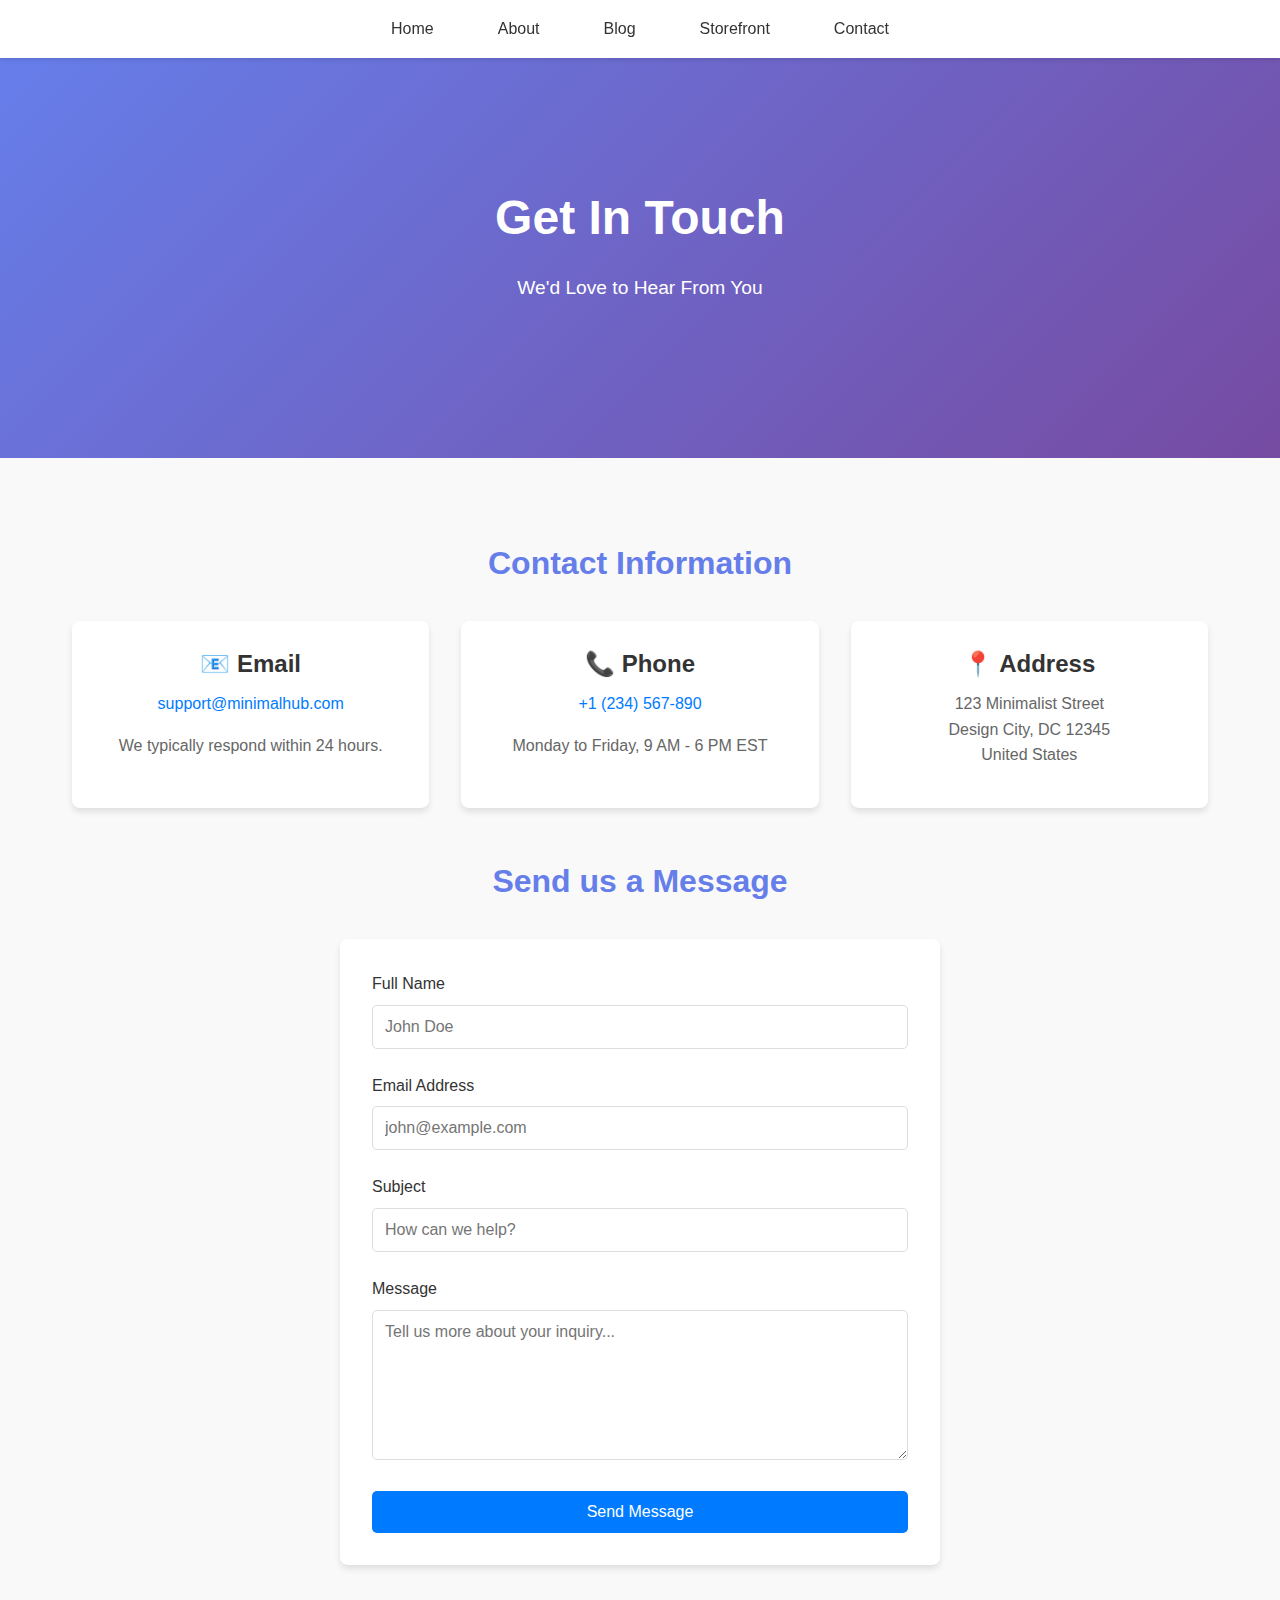
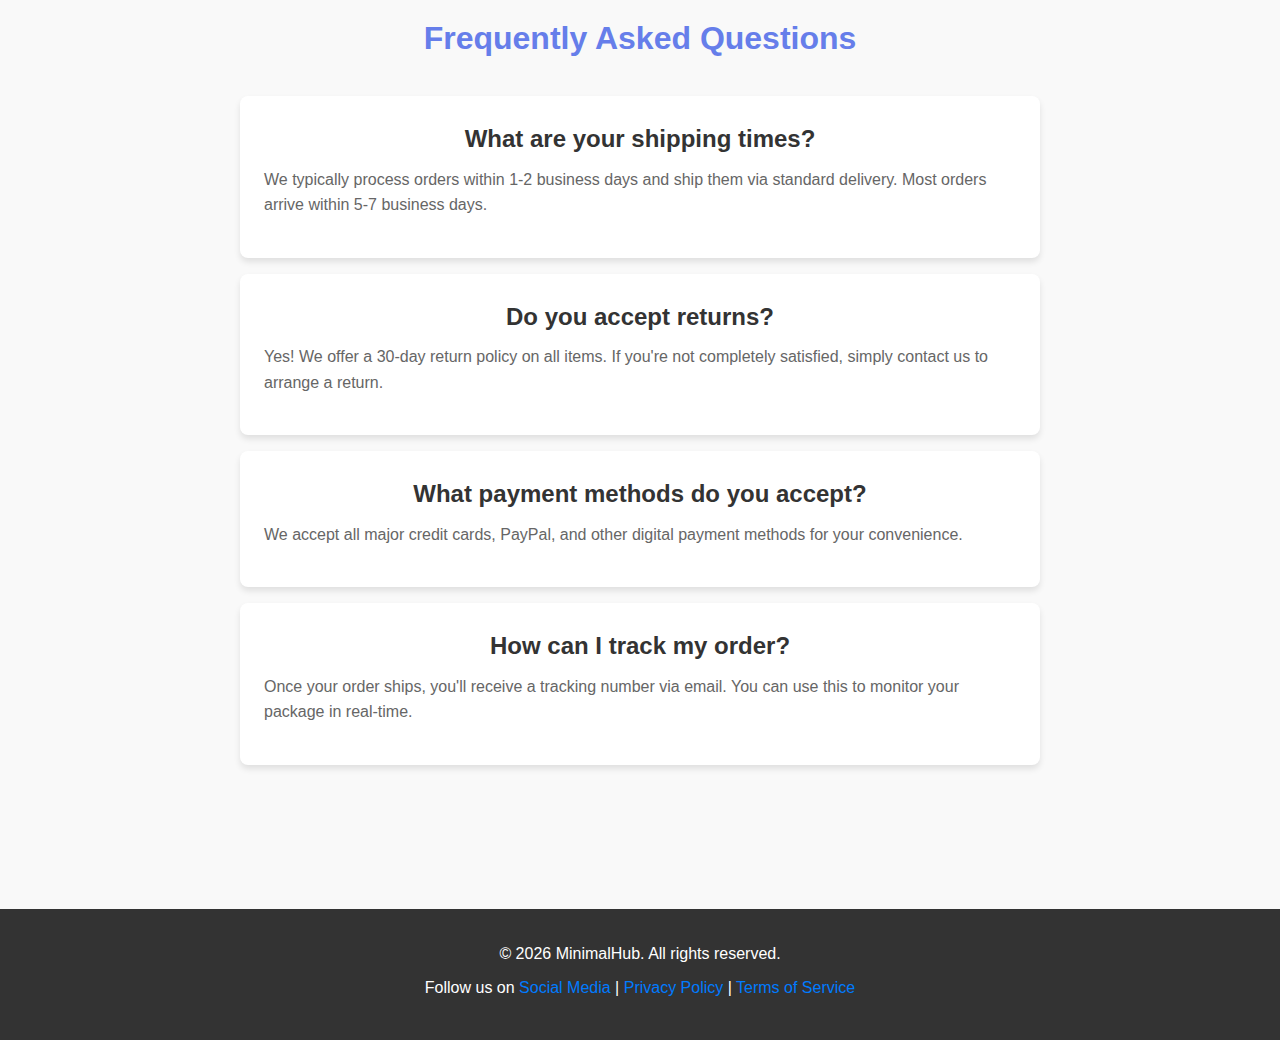
<file: contact.html>
<!doctype html>
<html lang="en">
	<head>
		<meta charset="UTF-8" />
		<meta name="viewport" content="width=device-width, initial-scale=1.0" />
		<title>Contact Us - MinimalHub</title>
		<link rel="stylesheet" href="style.css" />
	</head>
	<body>
		<!-- Navigation -->
		<nav>
			<ul>
				<li><a href="index.html">Home</a></li>
				<li><a href="about.html">About</a></li>
				<li><a href="blog.html">Blog</a></li>
				<li><a href="storefront.html">Storefront</a></li>
				<li><a href="contact.html">Contact</a></li>
			</ul>
		</nav>

		<!-- Header -->
		<header class="hero">
			<h1>Get In Touch</h1>
			<p>We'd Love to Hear From You</p>
		</header>

		<!-- Main Content -->
		<main>
			<!-- Contact Information -->
			<section>
				<h2>Contact Information</h2>
				<div class="card-grid">
					<div class="card" style="text-align: center">
						<div class="card-content">
							<h3>📧 Email</h3>
							<p>
								<a
									href="mailto:support@minimalhub.com"
									style="color: #007bff; text-decoration: none"
									>support@minimalhub.com</a
								>
							</p>
							<p>We typically respond within 24 hours.</p>
						</div>
					</div>
					<div class="card" style="text-align: center">
						<div class="card-content">
							<h3>📞 Phone</h3>
							<p>
								<a
									href="tel:+1234567890"
									style="color: #007bff; text-decoration: none"
									>+1 (234) 567-890</a
								>
							</p>
							<p>Monday to Friday, 9 AM - 6 PM EST</p>
						</div>
					</div>
					<div class="card" style="text-align: center">
						<div class="card-content">
							<h3>📍 Address</h3>
							<p>
								123 Minimalist Street<br />Design City, DC 12345<br />United
								States
							</p>
						</div>
					</div>
				</div>
			</section>

			<!-- Contact Form -->
			<section>
				<h2>Send us a Message</h2>
				<form class="contact-form" onsubmit="handleSubmit(event)">
					<div class="form-group">
						<label for="name">Full Name</label>
						<input
							type="text"
							id="name"
							name="name"
							required
							placeholder="John Doe"
						/>
					</div>

					<div class="form-group">
						<label for="email">Email Address</label>
						<input
							type="email"
							id="email"
							name="email"
							required
							placeholder="john@example.com"
						/>
					</div>

					<div class="form-group">
						<label for="subject">Subject</label>
						<input
							type="text"
							id="subject"
							name="subject"
							required
							placeholder="How can we help?"
						/>
					</div>

					<div class="form-group">
						<label for="message">Message</label>
						<textarea
							id="message"
							name="message"
							required
							placeholder="Tell us more about your inquiry..."
						></textarea>
					</div>

					<button
						type="submit"
						class="btn"
						style="width: 100%; font-size: 1rem"
					>
						Send Message
					</button>
				</form>
			</section>

			<!-- FAQ Section -->
			<section>
				<h2>Frequently Asked Questions</h2>
				<div style="max-width: 800px; margin: 0 auto">
					<div class="card" style="margin-bottom: 1rem">
						<div class="card-content">
							<h3>What are your shipping times?</h3>
							<p>
								We typically process orders within 1-2 business days and ship
								them via standard delivery. Most orders arrive within 5-7
								business days.
							</p>
						</div>
					</div>

					<div class="card" style="margin-bottom: 1rem">
						<div class="card-content">
							<h3>Do you accept returns?</h3>
							<p>
								Yes! We offer a 30-day return policy on all items. If you're not
								completely satisfied, simply contact us to arrange a return.
							</p>
						</div>
					</div>

					<div class="card" style="margin-bottom: 1rem">
						<div class="card-content">
							<h3>What payment methods do you accept?</h3>
							<p>
								We accept all major credit cards, PayPal, and other digital
								payment methods for your convenience.
							</p>
						</div>
					</div>

					<div class="card" style="margin-bottom: 1rem">
						<div class="card-content">
							<h3>How can I track my order?</h3>
							<p>
								Once your order ships, you'll receive a tracking number via
								email. You can use this to monitor your package in real-time.
							</p>
						</div>
					</div>
				</div>
			</section>
		</main>

		<!-- Footer -->
		<footer>
			<p>&copy; 2026 MinimalHub. All rights reserved.</p>
			<p>
				Follow us on <a href="#">Social Media</a> |
				<a href="#">Privacy Policy</a> | <a href="#">Terms of Service</a>
			</p>
		</footer>

		<script>
			function handleSubmit(event) {
				event.preventDefault();
				alert("Thank you for your message! We will get back to you soon.");
				event.target.reset();
			}
		</script>
	</body>
</html>
</file>
<file: style.css>
* {
  margin: 0;
  padding: 0;
  box-sizing: border-box;
}

body {
  font-family: 'Segoe UI', Tahoma, Geneva, Verdana, sans-serif;
  line-height: 1.6;
  color: #333;
  background-color: #f9f9f9;
}

/* Navigation */
nav {
  background-color: #fff;
  box-shadow: 0 2px 4px rgba(0, 0, 0, 0.1);
  position: sticky;
  top: 0;
  z-index: 100;
}

nav ul {
  list-style: none;
  display: flex;
  justify-content: center;
  flex-wrap: wrap;
  max-width: 1200px;
  margin: 0 auto;
  padding: 1rem 0;
}

nav ul li {
  margin: 0 2rem;
}

nav ul li a {
  text-decoration: none;
  color: #333;
  font-weight: 500;
  transition: color 0.3s ease;
}

nav ul li a:hover {
  color: #007bff;
}

/* Header/Hero Section */
.hero {
  background: linear-gradient(135deg, #667eea 0%, #764ba2 100%);
  color: white;
  padding: 6rem 2rem;
  text-align: center;
  min-height: 400px;
  display: flex;
  flex-direction: column;
  justify-content: center;
  align-items: center;
}

.hero h1 {
  font-size: 3rem;
  margin-bottom: 1rem;
}

.hero p {
  font-size: 1.2rem;
  margin-bottom: 2rem;
}

.btn {
  display: inline-block;
  background-color: #007bff;
  color: white;
  padding: 0.75rem 2rem;
  text-decoration: none;
  border-radius: 5px;
  transition: background-color 0.3s ease;
  border: none;
  cursor: pointer;
  font-size: 1rem;
}

.btn:hover {
  background-color: #0056b3;
}

.btn-secondary {
  background-color: #6c757d;
}

.btn-secondary:hover {
  background-color: #545b62;
}

/* Main Content */
main {
  max-width: 1200px;
  margin: 0 auto;
  padding: 2rem;
}

/* Sections */
section {
  margin: 3rem 0;
}

section h2 {
  font-size: 2rem;
  margin-bottom: 2rem;
  text-align: center;
  color: #667eea;
}

section h3 {
  font-size: 1.5rem;
  margin-bottom: 1rem;
  text-align: center;
  color: #333;
}

/* Cards Grid */
.card-grid {
  display: grid;
  grid-template-columns: repeat(auto-fit, minmax(300px, 1fr));
  gap: 2rem;
  margin-top: 2rem;
}

.card {
  background: white;
  border-radius: 8px;
  overflow: hidden;
  box-shadow: 0 4px 6px rgba(0, 0, 0, 0.1);
  transition: transform 0.3s ease, box-shadow 0.3s ease;
}

.card:hover {
  transform: translateY(-5px);
  box-shadow: 0 8px 12px rgba(0, 0, 0, 0.15);
}

.card img {
  width: 100%;
  height: 200px;
  object-fit: cover;
}

.card-content {
  padding: 1.5rem;
}

.card-content h3 {
  margin-bottom: 0.5rem;
}

.card-content p {
  color: #666;
  margin-bottom: 1rem;
}

.card-price {
  font-size: 1.5rem;
  color: #007bff;
  font-weight: bold;
}

/* About Section */
.about-content {
  display: grid;
  grid-template-columns: 1fr 1fr;
  gap: 3rem;
  align-items: center;
  margin-top: 2rem;
}

.about-content img {
  width: 100%;
  border-radius: 8px;
  box-shadow: 0 4px 6px rgba(0, 0, 0, 0.1);
}

.about-text h3 {
  margin-bottom: 1rem;
}

.about-text p {
  margin-bottom: 1rem;
  color: #666;
  line-height: 1.8;
}

/* Contact Form */
.contact-form {
  max-width: 600px;
  margin: 2rem auto;
  background: white;
  padding: 2rem;
  border-radius: 8px;
  box-shadow: 0 4px 6px rgba(0, 0, 0, 0.1);
}

.form-group {
  margin-bottom: 1.5rem;
}

.form-group label {
  display: block;
  margin-bottom: 0.5rem;
  font-weight: 500;
  color: #333;
}

.form-group input,
.form-group textarea {
  width: 100%;
  padding: 0.75rem;
  border: 1px solid #ddd;
  border-radius: 5px;
  font-family: 'Segoe UI', Tahoma, Geneva, Verdana, sans-serif;
  font-size: 1rem;
}

.form-group input:focus,
.form-group textarea:focus {
  outline: none;
  border-color: #007bff;
  box-shadow: 0 0 5px rgba(0, 123, 255, 0.3);
}

.form-group textarea {
  resize: vertical;
  min-height: 150px;
}

/* Blog Post */
.blog-post {
  background: white;
  padding: 2rem;
  border-radius: 8px;
  box-shadow: 0 4px 6px rgba(0, 0, 0, 0.1);
  margin-bottom: 2rem;
}

.blog-post img {
  width: 100%;
  height: 300px;
  object-fit: cover;
  border-radius: 8px;
  margin-bottom: 1rem;
}

.blog-meta {
  color: #888;
  font-size: 0.9rem;
  margin-bottom: 1rem;
  font-style: italic;
}

.blog-post p {
  color: #666;
  line-height: 1.8;
  margin-bottom: 1rem;
}

/* Footer */
footer {
  background-color: #333;
  color: white;
  text-align: center;
  padding: 2rem;
  margin-top: 4rem;
}

footer p {
  margin-bottom: 0.5rem;
}

footer a {
  color: #007bff;
  text-decoration: none;
}

footer a:hover {
  text-decoration: underline;
}

/* Responsive Design */
@media (max-width: 768px) {
  nav ul li {
    margin: 0 1rem;
  }

  .hero {
    padding: 3rem 1rem;
    min-height: 300px;
  }

  .hero h1 {
    font-size: 2rem;
  }

  .hero p {
    font-size: 1rem;
  }

  .about-content {
    grid-template-columns: 1fr;
  }

  .card-grid {
    grid-template-columns: 1fr;
  }

  main {
    padding: 1rem;
  }

  section h2 {
    font-size: 1.5rem;
  }
}

@media (max-width: 480px) {
  nav ul {
    flex-direction: column;
    align-items: center;
  }

  nav ul li {
    margin: 0.5rem 0;
  }

  .hero h1 {
    font-size: 1.5rem;
  }

  .hero p {
    font-size: 0.9rem;
  }

  .btn {
    padding: 0.6rem 1.5rem;
    font-size: 0.9rem;
  }
}
</file>
